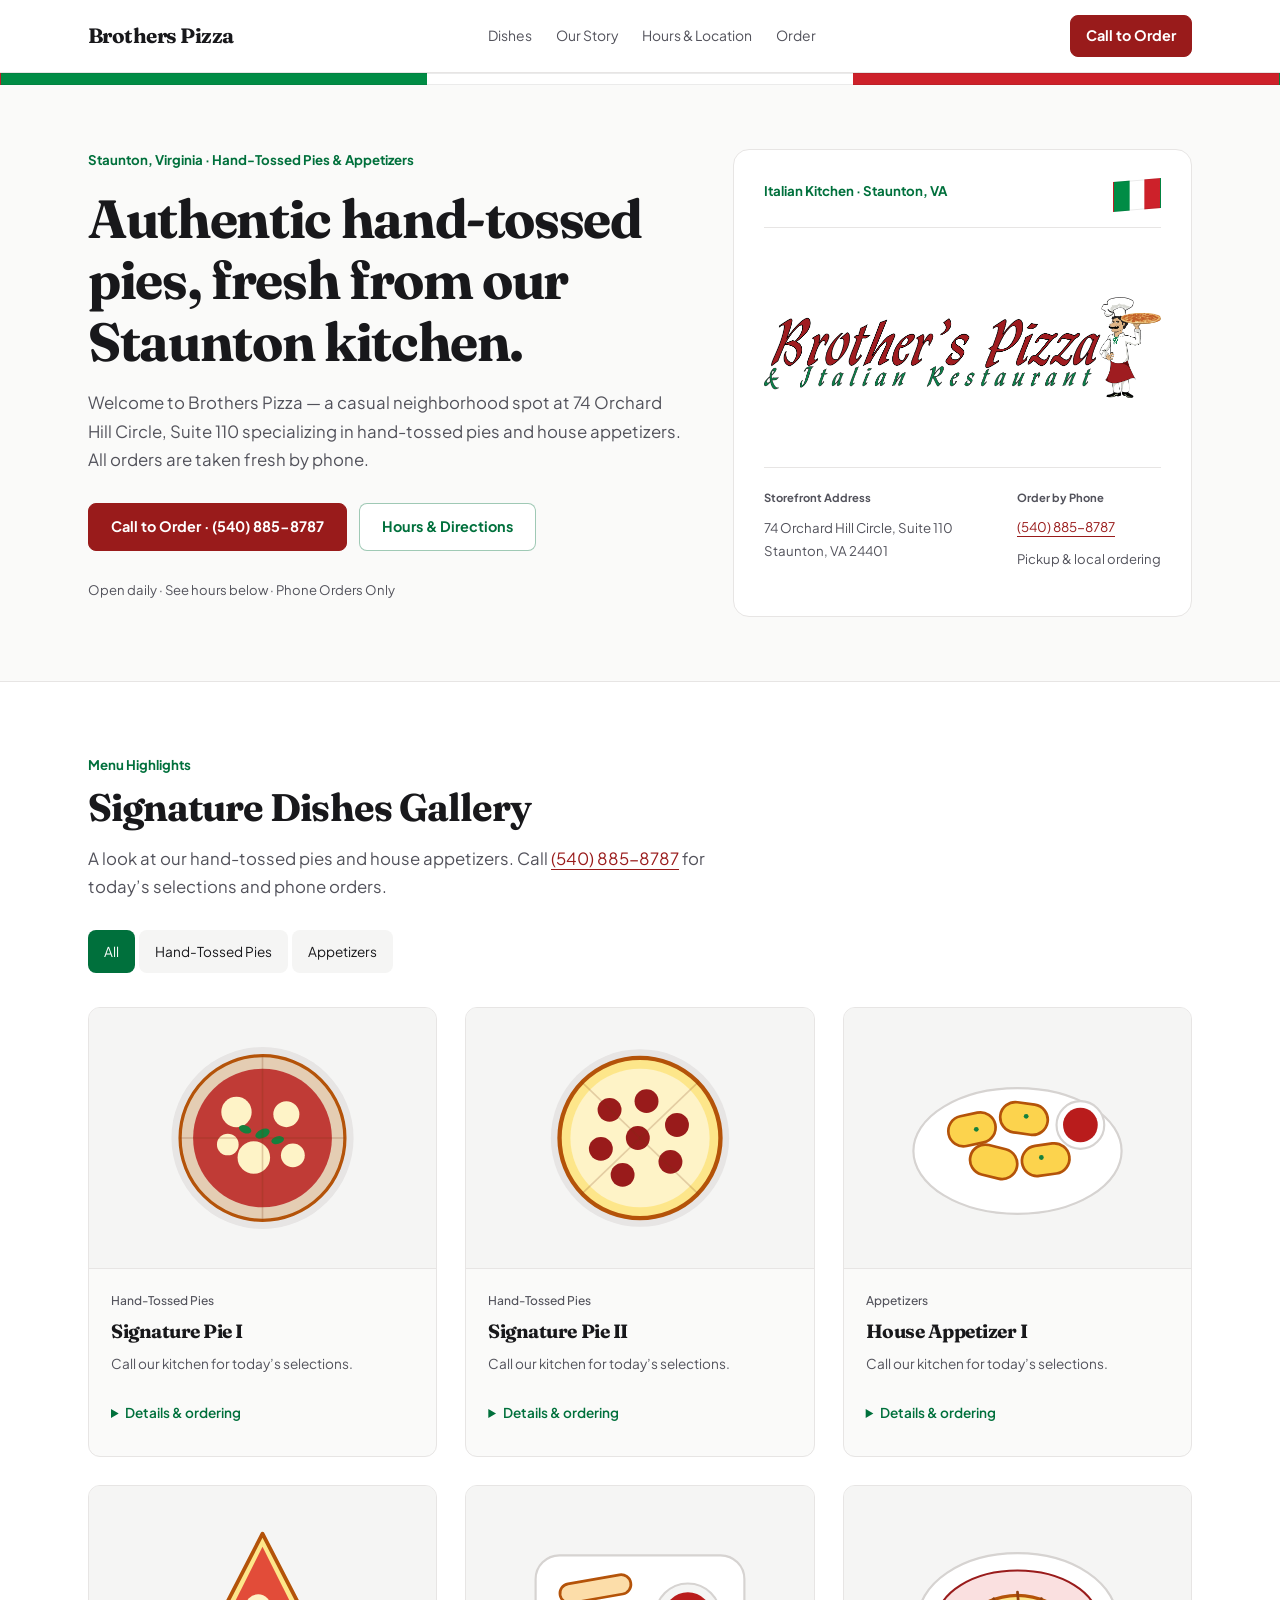
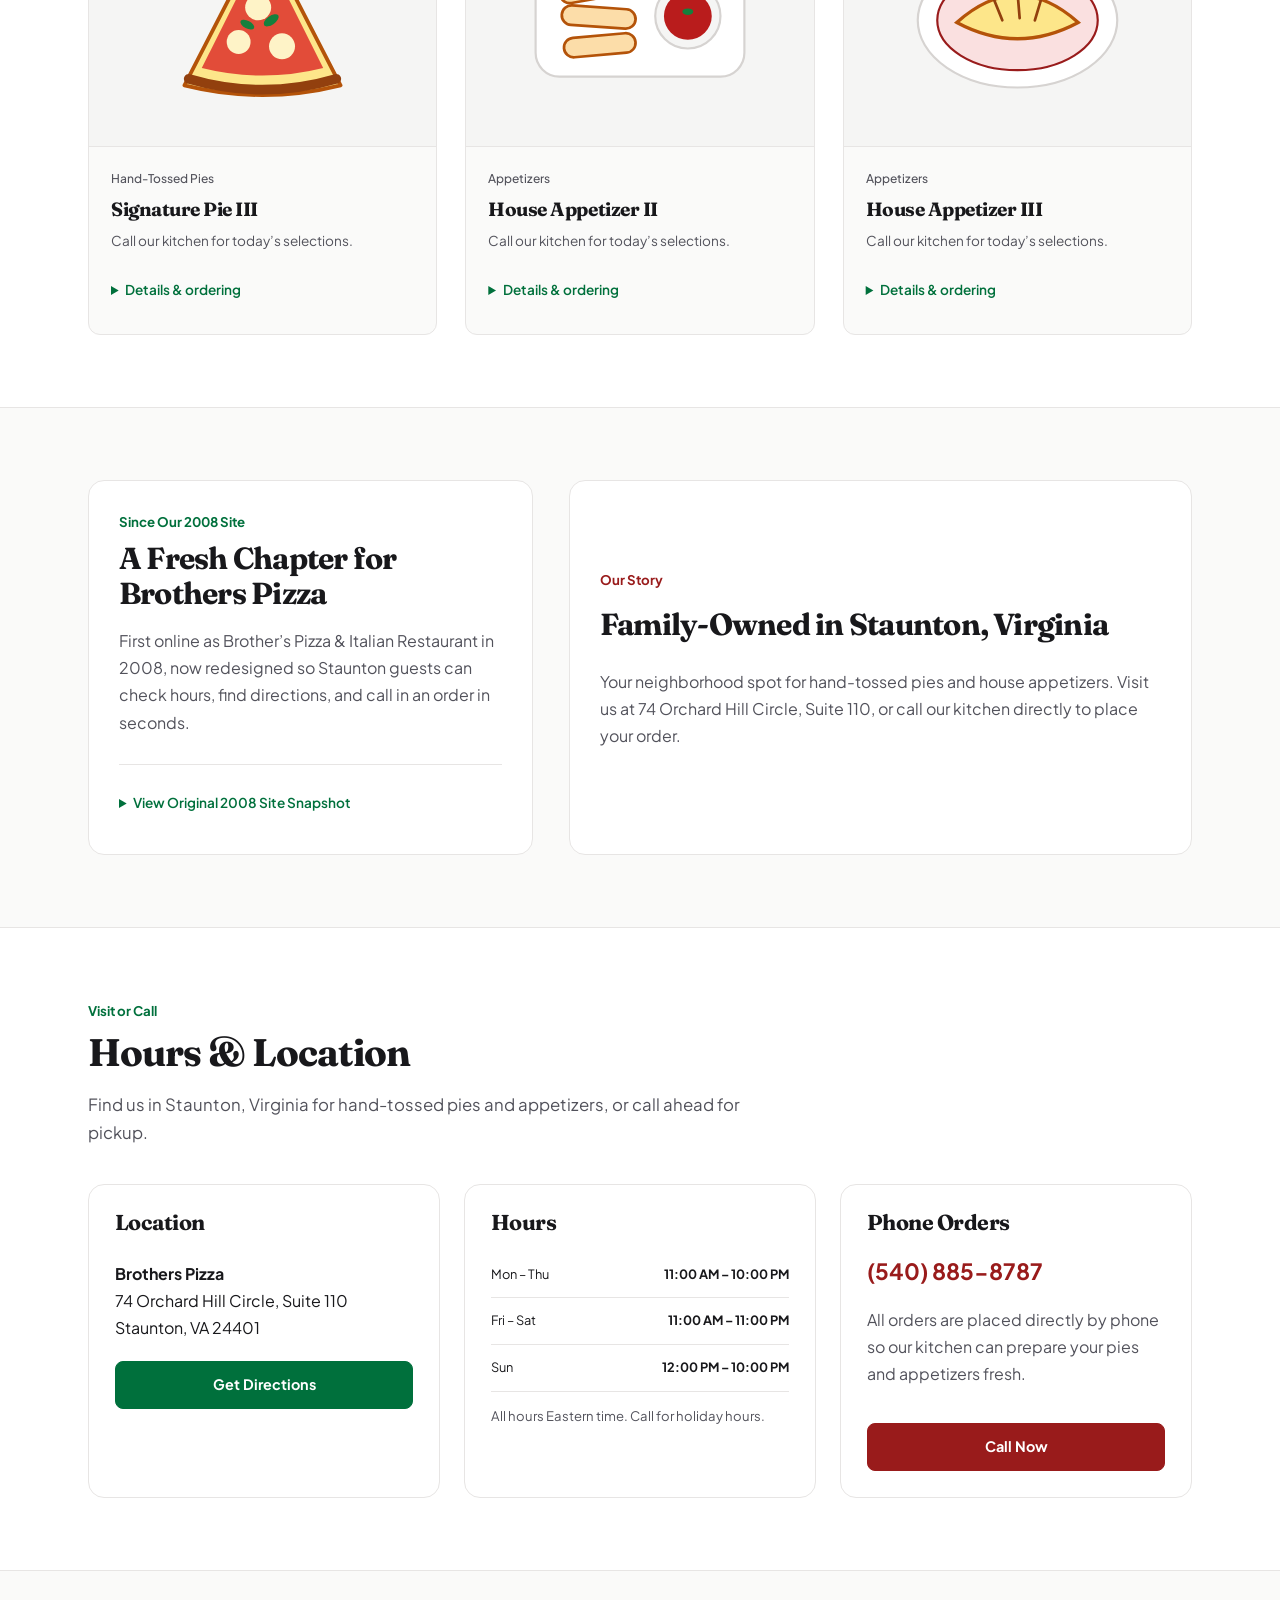
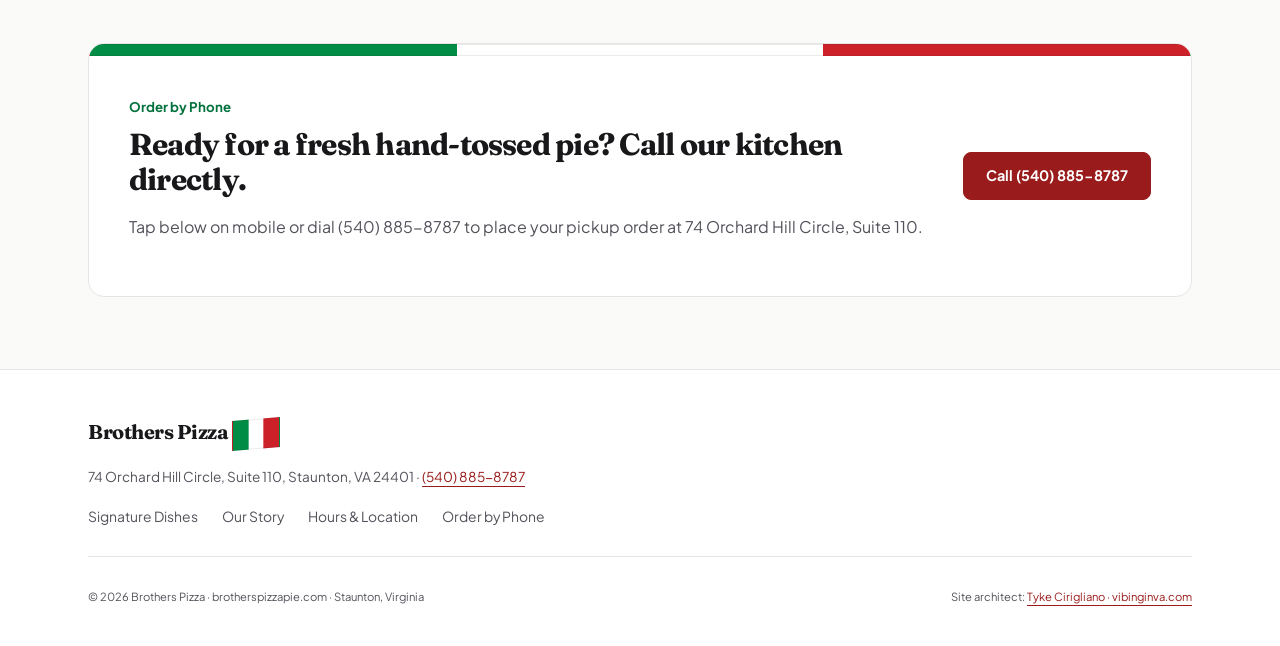
<file: public/index.html>
<!doctype html>
<html lang="en" class="scroll-smooth">
  <head>
    <meta charset="UTF-8" />
    <meta name="viewport" content="width=device-width, initial-scale=1.0" />
    <title>Brothers Pizza | Hand-Tossed Pies in Staunton, VA</title>
    <meta
      name="description"
      content="Family-owned Brothers Pizza in Staunton, VA. Authentic hand-tossed pies and appetizers at 74 Orchard Hill Circle, Suite 110. Call (540) 885-8787."
    />
    <meta name="author" content="Tyke Cirigliano, vibinginva.com" />
    <meta name="robots" content="index, follow" />
    <meta property="og:type" content="website" />
    <meta property="og:locale" content="en_US" />
    <meta property="og:site_name" content="Brothers Pizza" />
    <meta property="og:title" content="Brothers Pizza | Hand-Tossed Pies in Staunton, VA" />
    <meta
      property="og:description"
      content="Family-owned Brothers Pizza in Staunton, VA. Authentic hand-tossed pies and appetizers at 74 Orchard Hill Circle, Suite 110. Call (540) 885-8787."
    />
    <meta name="twitter:card" content="summary_large_image" />
    <meta name="twitter:title" content="Brothers Pizza | Hand-Tossed Pies in Staunton, VA" />
    <meta
      name="twitter:description"
      content="Family-owned Brothers Pizza in Staunton, VA. Authentic hand-tossed pies and appetizers at 74 Orchard Hill Circle, Suite 110. Call (540) 885-8787."
    />
    <link rel="icon" type="image/png" href="assets/brothers-pizza-logo.png" />
    <link rel="preconnect" href="https://fonts.googleapis.com" />
    <link rel="preconnect" href="https://fonts.gstatic.com" crossorigin />
    <link
      href="https://fonts.googleapis.com/css2?family=Fraunces:opsz,wght@9..144,600;9..144,700&family=Plus+Jakarta+Sans:wght@400;500;600;700&display=swap"
      rel="stylesheet"
    />
    <script type="application/ld+json">
      {
        "@context": "https://schema.org",
        "@type": "Restaurant",
        "name": "Brothers Pizza",
        "alternateName": "Brother's Pizza & Italian Restaurant",
        "url": "https://brotherspizzapie.com",
        "description": "Casual dining spot in Staunton, VA specializing in authentic hand-tossed pies and appetizers. Phone orders available at (540) 885-8787.",
        "servesCuisine": ["Pizza", "Italian", "Appetizers"],
        "telephone": "+1-540-885-8787",
        "address": {
          "@type": "PostalAddress",
          "streetAddress": "74 Orchard Hill Circle, Suite 110",
          "addressLocality": "Staunton",
          "addressRegion": "VA",
          "postalCode": "24401",
          "addressCountry": "US"
        },
        "openingHoursSpecification": [
          {
            "@type": "OpeningHoursSpecification",
            "dayOfWeek": ["Monday", "Tuesday", "Wednesday", "Thursday"],
            "opens": "11:00",
            "closes": "22:00"
          },
          {
            "@type": "OpeningHoursSpecification",
            "dayOfWeek": ["Friday", "Saturday"],
            "opens": "11:00",
            "closes": "23:00"
          },
          {
            "@type": "OpeningHoursSpecification",
            "dayOfWeek": ["Sunday"],
            "opens": "12:00",
            "closes": "22:00"
          }
        ]
      }
    </script>
    <link rel="canonical" href="https://brotherspizzapie.com/">
    <link rel="stylesheet" href="styles.css">
  </head>
  <body>
<a class="skip" href="#main-content">Skip to main content</a>
<header><div class="container nav"><a class="brand" href="#top">Brothers Pizza</a><nav aria-label="Primary navigation"><a href="#menu">Dishes</a><a href="#about">Our Story</a><a href="#location">Hours &amp; Location</a><a href="#order">Order</a></nav><a class="button compact" href="tel:+15408858787">Call to Order</a></div><details class="mobile-nav container"><summary>Menu</summary><nav aria-label="Mobile navigation"><a href="#menu">Dishes</a><a href="#about">Our Story</a><a href="#location">Hours &amp; Location</a><a href="#order">Order</a></nav></details></header>
<main id="main-content">
<section id="top"><div class="flag-banner" aria-hidden="true"></div><div class="container hero"><div><p class="eyebrow">Staunton, Virginia · Hand-Tossed Pies &amp; Appetizers</p><h1>Authentic hand-tossed pies, fresh from our Staunton kitchen.</h1><p class="intro">Welcome to Brothers Pizza — a casual neighborhood spot at 74 Orchard Hill Circle, Suite 110 specializing in hand-tossed pies and house appetizers. All orders are taken fresh by phone.</p><div class="actions"><a class="button" href="tel:+15408858787">Call to Order · (540) 885-8787</a><a class="button secondary" href="#location">Hours &amp; Directions</a></div><p class="small">Open daily · See hours below · Phone Orders Only</p></div><aside class="card crest"><div class="crest-top"><span class="eyebrow">Italian Kitchen · Staunton, VA</span><span class="flag" role="img" aria-label="Italian flag"></span></div><img class="logo" src="assets/brothers-pizza-logo.png" alt="Brother’s Pizza and Italian Restaurant classic crest logo"><div class="store-details"><div><p class="eyebrow">Storefront Address</p><p>74 Orchard Hill Circle, Suite 110<br>Staunton, VA 24401</p></div><div><p class="eyebrow">Order by Phone</p><a href="tel:+15408858787">(540) 885-8787</a><p class="small">Pickup &amp; local ordering</p></div></div></aside></div></section>
<section id="menu" class="white"><div class="container section"><p class="eyebrow">Menu Highlights</p><h2>Signature Dishes Gallery</h2><p class="intro">A look at our hand-tossed pies and house appetizers. Call <a href="tel:+15408858787">(540) 885-8787</a> for today’s selections and phone orders.</p><div class="gallery"><input type="radio" name="category" id="all" checked><label for="all">All</label><input type="radio" name="category" id="pies"><label for="pies">Hand-Tossed Pies</label><input type="radio" name="category" id="appetizers"><label for="appetizers">Appetizers</label><div class="dishes"><article class="dish pies"><img src="assets/dish-0.svg" width="320" height="240" loading="lazy" alt="Illustration of hand-tossed pies"><div class="dish-body"><p class="eyebrow">Hand-Tossed Pies</p><h3>Signature Pie I</h3><p>Call our kitchen for today’s selections.</p><details><summary>Details &amp; ordering</summary><p>Illustration shown. Ask about available selections and prices when you call.</p><a href="tel:+15408858787">Call (540) 885-8787</a></details></div></article><article class="dish pies"><img src="assets/dish-1.svg" width="320" height="240" loading="lazy" alt="Illustration of hand-tossed pies"><div class="dish-body"><p class="eyebrow">Hand-Tossed Pies</p><h3>Signature Pie II</h3><p>Call our kitchen for today’s selections.</p><details><summary>Details &amp; ordering</summary><p>Illustration shown. Ask about available selections and prices when you call.</p><a href="tel:+15408858787">Call (540) 885-8787</a></details></div></article><article class="dish appetizers"><img src="assets/dish-3.svg" width="320" height="240" loading="lazy" alt="Illustration of appetizers"><div class="dish-body"><p class="eyebrow">Appetizers</p><h3>House Appetizer I</h3><p>Call our kitchen for today’s selections.</p><details><summary>Details &amp; ordering</summary><p>Illustration shown. Ask about available selections and prices when you call.</p><a href="tel:+15408858787">Call (540) 885-8787</a></details></div></article><article class="dish pies"><img src="assets/dish-2.svg" width="320" height="240" loading="lazy" alt="Illustration of hand-tossed pies"><div class="dish-body"><p class="eyebrow">Hand-Tossed Pies</p><h3>Signature Pie III</h3><p>Call our kitchen for today’s selections.</p><details><summary>Details &amp; ordering</summary><p>Illustration shown. Ask about available selections and prices when you call.</p><a href="tel:+15408858787">Call (540) 885-8787</a></details></div></article><article class="dish appetizers"><img src="assets/dish-4.svg" width="320" height="240" loading="lazy" alt="Illustration of appetizers"><div class="dish-body"><p class="eyebrow">Appetizers</p><h3>House Appetizer II</h3><p>Call our kitchen for today’s selections.</p><details><summary>Details &amp; ordering</summary><p>Illustration shown. Ask about available selections and prices when you call.</p><a href="tel:+15408858787">Call (540) 885-8787</a></details></div></article><article class="dish appetizers"><img src="assets/dish-5.svg" width="320" height="240" loading="lazy" alt="Illustration of appetizers"><div class="dish-body"><p class="eyebrow">Appetizers</p><h3>House Appetizer III</h3><p>Call our kitchen for today’s selections.</p><details><summary>Details &amp; ordering</summary><p>Illustration shown. Ask about available selections and prices when you call.</p><a href="tel:+15408858787">Call (540) 885-8787</a></details></div></article></div></div></div></section>
<section id="about"><div class="container section about"><div class="card"><p class="eyebrow">Since Our 2008 Site</p><h2>A Fresh Chapter for Brothers Pizza</h2><p>First online as Brother’s Pizza &amp; Italian Restaurant in 2008, now redesigned so Staunton guests can check hours, find directions, and call in an order in seconds.</p><details class="archive"><summary>View Original 2008 Site Snapshot</summary><a href="assets/aistudio/pic_old_site_ued_for_new_site_e7e9c9dd.jpeg"><img src="assets/aistudio/pic_old_site_ued_for_new_site_e7e9c9dd.jpeg" alt="Screenshot of the original 2008 Brother’s Pizza and Italian Restaurant website" loading="lazy"></a></details></div><div class="card story"><p class="eyebrow red">Our Story</p><h2>Family-Owned in Staunton, Virginia</h2><p>Your neighborhood spot for hand-tossed pies and house appetizers. Visit us at 74 Orchard Hill Circle, Suite 110, or call our kitchen directly to place your order.</p></div></div></section>
<section id="location" class="white"><div class="container section"><p class="eyebrow">Visit or Call</p><h2>Hours &amp; Location</h2><p class="intro">Find us in Staunton, Virginia for hand-tossed pies and appetizers, or call ahead for pickup.</p><div class="location-grid"><div class="card"><h3>Location</h3><address><strong>Brothers Pizza</strong><br>74 Orchard Hill Circle, Suite 110<br>Staunton, VA 24401</address><a class="button green" href="https://www.google.com/maps/search/?api=1&amp;query=74+Orchard+Hill+Circle+Suite+110,+Staunton,+VA+24401" target="_blank" rel="noopener noreferrer">Get Directions</a></div><div class="card"><h3>Hours</h3><dl class="hours"><div><dt>Mon – Thu</dt><dd>11:00 AM – 10:00 PM</dd></div><div><dt>Fri – Sat</dt><dd>11:00 AM – 11:00 PM</dd></div><div><dt>Sun</dt><dd>12:00 PM – 10:00 PM</dd></div></dl><p class="small">All hours Eastern time. Call for holiday hours.</p></div><div class="card"><h3>Phone Orders</h3><p class="phone"><a href="tel:+15408858787">(540) 885-8787</a></p><p>All orders are placed directly by phone so our kitchen can prepare your pies and appetizers fresh.</p><a class="button" href="tel:+15408858787">Call Now</a></div></div></div></section>
<section id="order"><div class="container section"><div class="card order"><div class="flag-banner" aria-hidden="true"></div><div class="order-content"><div><p class="eyebrow">Order by Phone</p><h2>Ready for a fresh hand-tossed pie? Call our kitchen directly.</h2><p>Tap below on mobile or dial (540) 885-8787 to place your pickup order at 74 Orchard Hill Circle, Suite 110.</p></div><a class="button" href="tel:+15408858787">Call (540) 885-8787</a></div></div></div></section>
</main><footer class="white"><div class="container"><p class="brand">Brothers Pizza <span class="flag" aria-hidden="true"></span></p><p>74 Orchard Hill Circle, Suite 110, Staunton, VA 24401 · <a href="tel:+15408858787">(540) 885-8787</a></p><nav aria-label="Footer navigation"><a href="#menu">Signature Dishes</a><a href="#about">Our Story</a><a href="#location">Hours &amp; Location</a><a href="#order">Order by Phone</a></nav><div class="footer-bottom"><p>© 2026 Brothers Pizza · brotherspizzapie.com · Staunton, Virginia</p><p>Site architect: <a href="https://vibinginva.com" target="_blank" rel="noopener noreferrer">Tyke Cirigliano · vibinginva.com</a></p></div></div></footer></body></html>
</file>
<file: public/styles.css>
:root {
  color-scheme:light;
  --cream:#fafaf9;
  --ink:#18181b;
  --muted:#52525b;
  --line:#e7e5e4;
  --red:#991b1b;
  --green:#00703c}
* {
  box-sizing:border-box}
html {
  scroll-behavior:smooth;
  scroll-padding-top:8rem}
body {
  margin:0;
  background:var(--cream);
  color:var(--ink);
  font:16px/1.7 "Plus Jakarta Sans",Arial,sans-serif}
h1,h2,h3,.brand {
  font-family:"Fraunces",Georgia,serif;
  line-height:1.15;
  letter-spacing:-.025em}
h1 {
  font-size:clamp(2.25rem,4.2vw,3.75rem);
  margin:1rem 0}
h2 {
  font-size:clamp(1.8rem,3vw,2.5rem);
  margin:.5rem 0 1rem}
h3 {
  font-size:1.35rem;
  margin:0 0 1rem}
p {
  margin:.6rem 0 1rem;
  color:var(--muted)}
a {
  color:var(--red);
  text-underline-offset:4px}
a:hover {
  text-decoration:underline}
img {
  max-width:100%;
  display:block}
button,input,summary,a {
  -webkit-tap-highlight-color:transparent}
:focus-visible {
  outline:3px solid var(--green);
  outline-offset:5px}
.container {
  max-width:1152px;
  margin:auto;
  padding-inline:24px}
.section {
  padding-block:72px}
section {
  border-bottom:1px solid var(--line)}
.white,header {
  background:white}
.eyebrow {
  font-size:.83rem;
  font-weight:700;
  color:var(--green);
  margin:0 0 .5rem}
.red {
  color:var(--red)}
.small {
  font-size:.82rem}
.intro {
  max-width:660px;
  font-size:1.05rem}
.brand {
  font-size:1.3rem;
  font-weight:700;
  color:var(--ink);
  text-decoration:none;
  white-space:nowrap}
header {
  position:sticky;
  top:0;
  z-index:10;
  border-bottom:1px solid var(--line)}
.nav {
  min-height:72px;
  display:flex;
  align-items:center;
  justify-content:space-between;
  gap:24px}
nav {
  display:flex;
  gap:24px;
  flex-wrap:wrap}
nav a {
  color:var(--muted);
  font-size:.87rem;
  text-decoration:none}
.button {
  display:inline-flex;
  align-items:center;
  justify-content:center;
  min-height:48px;
  padding:12px 22px;
  border-radius:8px;
  border:1px solid var(--red);
  background:var(--red);
  color:white;
  font-weight:700;
  font-size:.9rem;
  text-align:center;
  text-decoration:none;
  line-height:1.5}
.button:hover {
  background:#7f1d1d;
  text-decoration:none}
.button.compact {
  min-height:42px;
  padding:9px 15px;
  white-space:nowrap}
.secondary {
  color:var(--green);
  background:white;
  border-color:#00703c60}
.secondary:hover,.green {
  background:var(--green);
  color:white;
  border-color:var(--green)}
.green:hover {
  background:#005930}
.actions {
  display:flex;
  flex-wrap:wrap;
  gap:12px;
  margin:28px 0}
.hero {
  display:grid;
  grid-template-columns:1.3fr 1fr;
  gap:48px;
  padding-block:64px}
.card {
  border:1px solid var(--line);
  border-radius:16px;
  padding:30px;
  background:white}
.crest {
  display:flex;
  flex-direction:column;
  justify-content:space-between}
.crest-top,.store-details {
  display:flex;
  justify-content:space-between;
  gap:18px}
.crest-top {
  align-items:center;
  border-bottom:1px solid var(--line);
  padding-bottom:16px}
.logo {
  max-height:160px;
  width:auto;
  object-fit:contain;
  margin:36px auto}
.store-details {
  border-top:1px solid var(--line);
  padding-top:20px;
  font-size:.83rem}
.store-details .eyebrow {
  font-size:.7rem;
  color:var(--muted)}
.flag,.flag-banner {
  background:linear-gradient(90deg,#008c45 0 33.333%,#fff 33.333% 66.666%,#cd212a 66.666%);
  border:1px solid #18181b16}
.flag {
  display:inline-block;
  width:48px;
  height:30px;
  flex-shrink:0;
  vertical-align:middle;
  transform:skewY(-5deg)}
.flag-banner {
  height:12px}
.gallery {
  margin-top:28px}
.gallery>input {
  position:absolute;
  opacity:0;
  width:1px;
  height:1px}
.gallery>label {
  display:inline-block;
  cursor:pointer;
  padding:10px 16px;
  border-radius:8px;
  background:#f5f5f4;
  margin:0 4px 10px 0;
  font-size:.85rem}
.gallery>input:checked+label {
  background:var(--green);
  color:white}
.gallery>input:focus-visible+label {
  outline:3px solid var(--red);
  outline-offset:3px}
.dishes {
  display:grid;
  grid-template-columns:repeat(3,minmax(0,1fr));
  gap:28px;
  margin-top:24px}
.dish {
  overflow:hidden;
  border:1px solid var(--line);
  border-radius:12px;
  background:var(--cream)}
.dish>img {
  width:100%;
  height:auto;
  border-bottom:1px solid var(--line)}
.dish-body {
  padding:22px}
.dish-body p {
  font-size:.85rem}
.dish h3 {
  font-size:1.2rem;
  margin:.4rem 0}
.dish .eyebrow {
  color:var(--muted);
  font-weight:500;
  font-size:.75rem}
#pies:checked~.dishes .appetizers,#appetizers:checked~.dishes .pies {
  display:none}
summary {
  cursor:pointer;
  color:var(--green);
  font-weight:600;
  padding:10px 0;
  font-size:.85rem}
details p {
  margin-top:12px}
.about {
  display:grid;
  grid-template-columns:5fr 7fr;
  gap:36px}
.about h2 {
  font-size:1.9rem}
.story {
  display:flex;
  flex-direction:column;
  justify-content:center}
.archive {
  border-top:1px solid var(--line);
  margin-top:28px;
  padding-top:16px}
.archive img {
  margin-top:16px;
  border-radius:8px}
.location-grid {
  display:grid;
  grid-template-columns:repeat(3,minmax(0,1fr));
  gap:24px;
  margin-top:36px}
.location-grid .card {
  padding:26px}
.location-grid .button {
  margin-top:20px;
  width:100%}
address {
  font-style:normal;
  margin-top:24px}
.hours {
  font-size:.8rem}
.hours>div {
  display:flex;
  justify-content:space-between;
  gap:10px;
  border-bottom:1px solid var(--line);
  padding:12px 0}
.hours dd {
  margin:0;
  font-weight:700;
  white-space:nowrap}
.phone {
  font-size:1.4rem;
  font-weight:700}
.phone a {
  text-decoration:none}
.order {
  padding:0;
  overflow:hidden}
.order-content {
  display:flex;
  align-items:center;
  gap:40px;
  padding:40px}
.order-content>div {
  flex:1}
.order-content h2 {
  font-size:1.9rem}
.order-content>.button {
  flex-shrink:0}
footer {
  padding:40px 0 24px}
footer p {
  font-size:.85rem}
footer .brand {
  font-size:1.25rem}
.footer-bottom {
  border-top:1px solid var(--line);
  margin-top:28px;
  padding-top:20px;
  display:flex;
  justify-content:space-between;
  gap:20px}
.footer-bottom p {
  font-size:.7rem}
.skip {
  position:absolute;
  left:12px;
  top:-100px;
  padding:12px;
  background:white;
  z-index:20}
.skip:focus {
  top:12px}
.mobile-nav {
  display:none}
@media(max-width:960px) {
  .nav nav {
  display:none}
.mobile-nav {
  display:block;
  padding-bottom:8px}
.mobile-nav nav {
  padding:8px 0 16px;
  gap:12px 24px}
.hero,.about {
  grid-template-columns:1fr}
.hero {
  gap:30px}
.location-grid {
  grid-template-columns:1fr}
.dishes {
  grid-template-columns:repeat(2,minmax(0,1fr))}
.order-content {
  flex-direction:column;
  align-items:flex-start}
.crest {
  max-width:600px}
.section {
  padding-block:48px}
.footer-bottom {
  flex-direction:column;
  gap:0}
}
@media(max-width:560px) {
  .container {
  padding-inline:18px}
.nav {
  gap:12px}
.brand {
  font-size:1.1rem}
.button.compact {
  font-size:.75rem}
.hero {
  padding-block:36px}
.dishes {
  grid-template-columns:1fr}
.card {
  padding:24px}
.store-details {
  flex-direction:column}
.gallery>label {
  padding:10px;
  font-size:.75rem}
.order {
  padding:0}
.order-content {
  padding:24px}
.actions {
  flex-direction:column}
.actions a {
  width:100%}
nav {
  gap:14px}
.footer-bottom {
  overflow-wrap:anywhere}
}
@media(prefers-reduced-motion:reduce) {
  html {
  scroll-behavior:auto}
}
</file>
